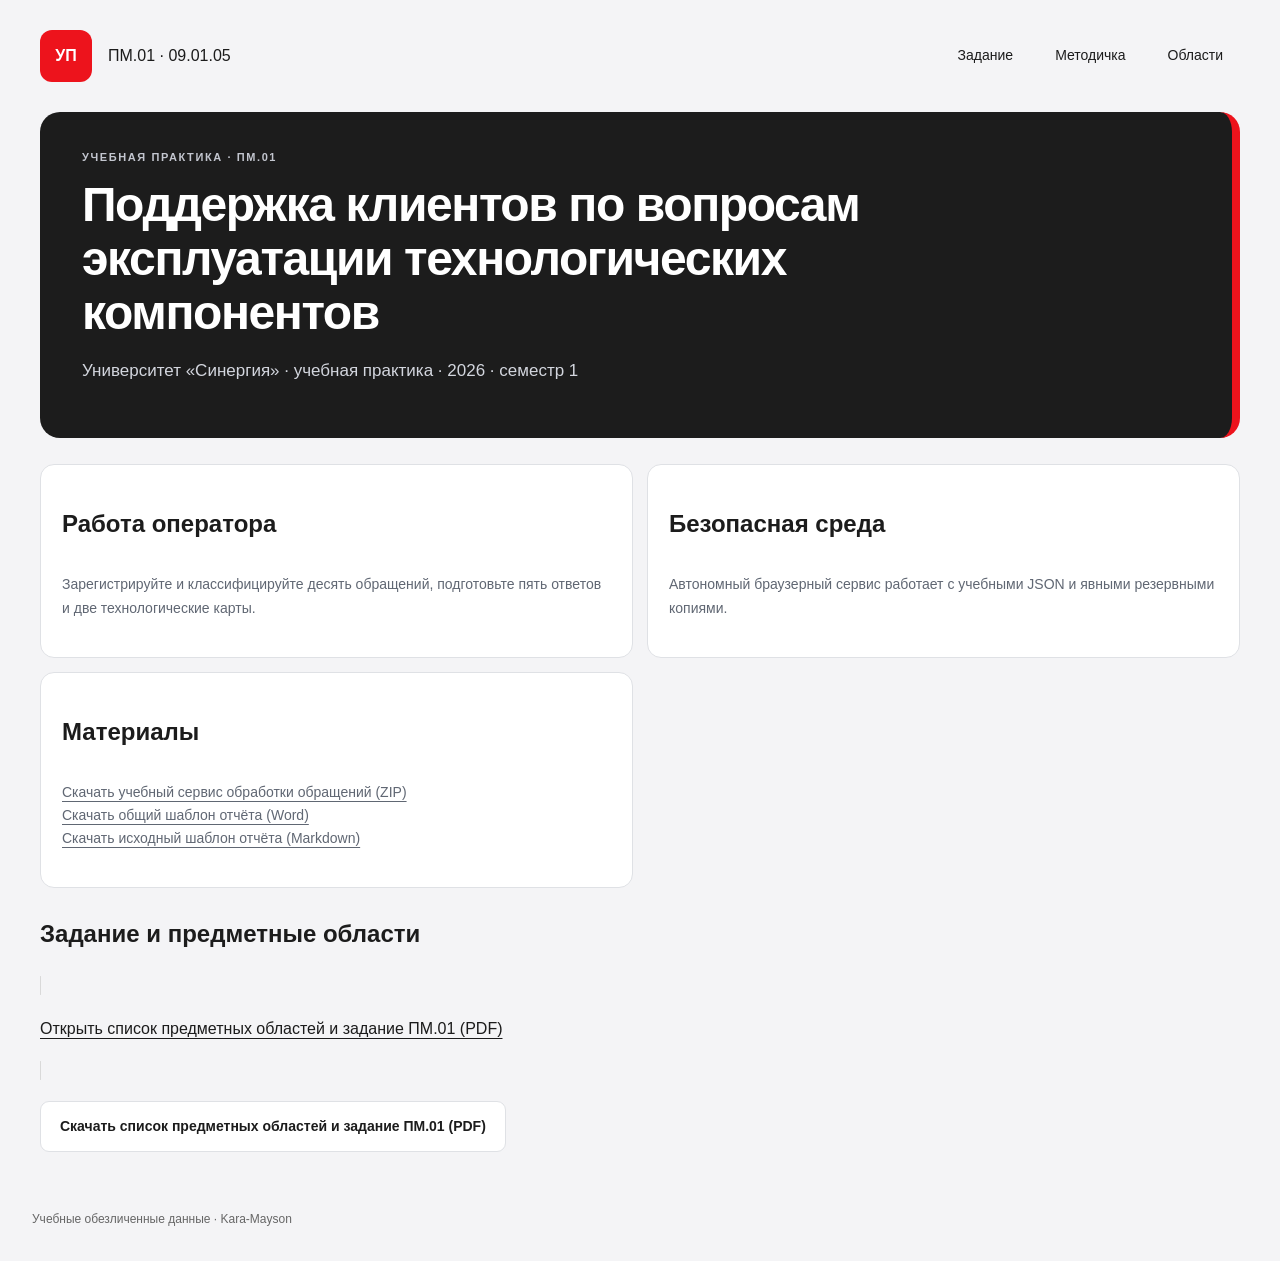
<file: site/index.html>
<!doctype html><html lang="ru"><head><meta charset="utf-8"><meta name="viewport" content="width=device-width,initial-scale=1"><title>Поддержка клиентов по вопросам эксплуатации технологических компонентов</title><link rel="icon" href="assets/favicon.svg"><link rel="stylesheet" href="assets/style.css"></head><body><header class="site-header"><a class="brand" href="index.html"><span class="brand-mark">УП</span><span>ПМ.01 · 09.01.05</span></a><nav><a class="nav-link active" href="index.html">Задание</a><a class="nav-link " href="lessons.html">Методичка</a><a class="nav-link " href="areas.html">Области</a></nav></header><main><section class="hero"><p class="eyebrow">Учебная практика · ПМ.01</p><h1>Поддержка клиентов по вопросам эксплуатации технологических компонентов</h1><p>Университет «Синергия» · учебная практика · 2026 · семестр 1</p></section><section class="section"><div class="content-grid"><article class="card"><h2>Работа оператора</h2><p>Зарегистрируйте и классифицируйте десять обращений, подготовьте пять ответов и две технологические карты.</p></article><article class="card"><h2>Безопасная среда</h2><p>Автономный браузерный сервис работает с учебными JSON и явными резервными копиями.</p></article><article class="card"><h2>Материалы</h2><p><a href="downloads/support-desk.zip">Скачать учебный сервис обработки обращений (ZIP)</a><br><a href="downloads/report-template.docx">Скачать общий шаблон отчёта (Word)</a><br><a href="downloads/report-template.md">Скачать исходный шаблон отчёта (Markdown)</a></p></article></div></section><section class="section"><h2>Задание и предметные области</h2><object data="downloads/assignment.pdf" type="application/pdf" width="100%" height="720" aria-label="Список предметных областей и задание ПМ.01"><p><a href="downloads/assignment.pdf">Открыть список предметных областей и задание ПМ.01 (PDF)</a></p></object><p><a class="button" href="downloads/assignment.pdf" download>Скачать список предметных областей и задание ПМ.01 (PDF)</a></p></section></main><footer>Учебные обезличенные данные · Kara-Mayson</footer></body></html>
</file>
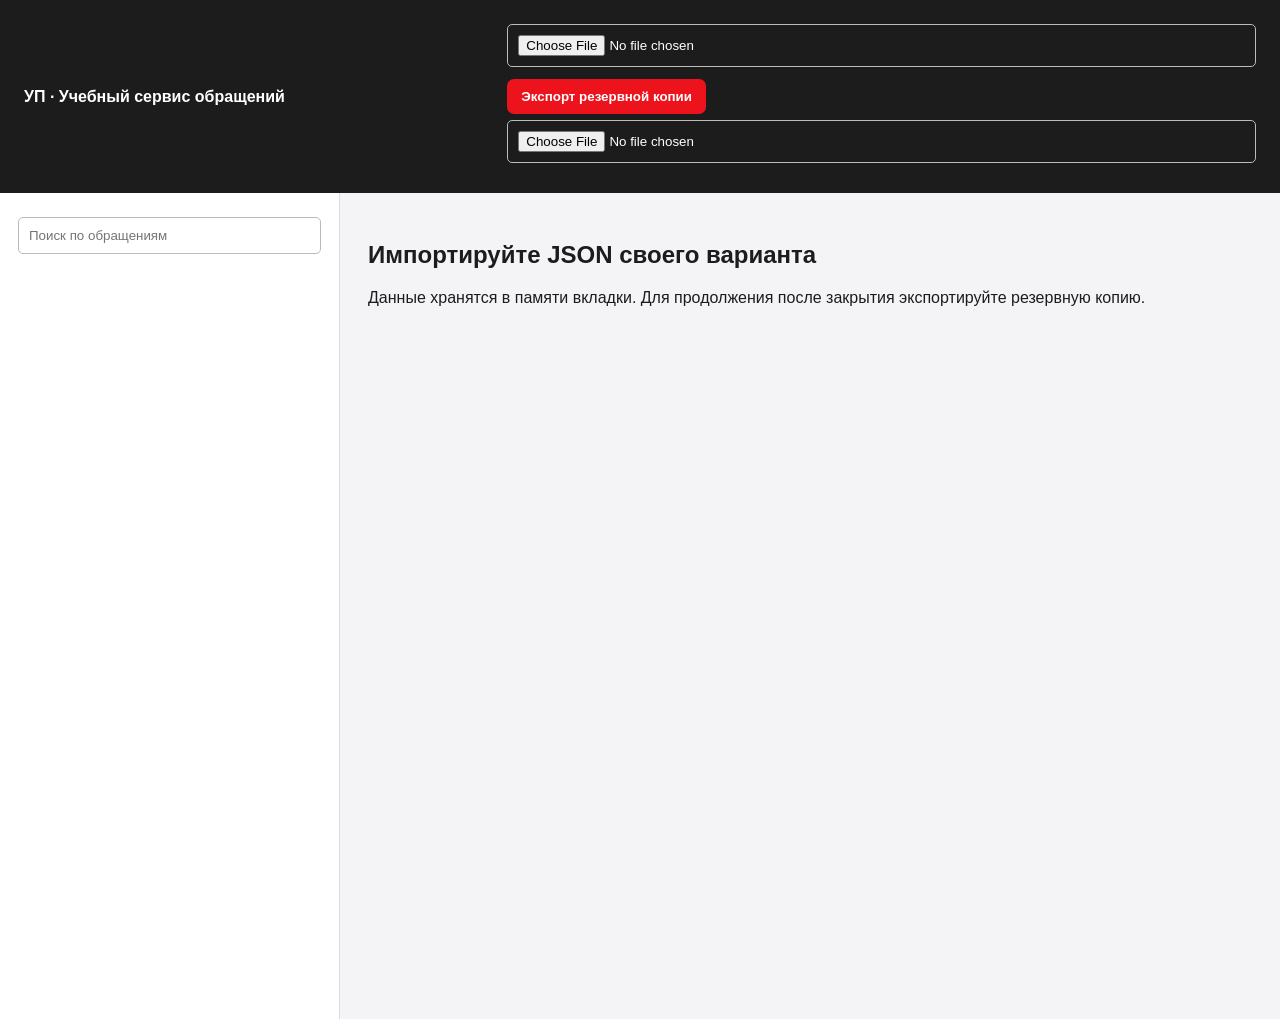
<file: support-desk/index.html>
<!doctype html><html lang="ru"><head><meta charset="utf-8"><meta name="viewport" content="width=device-width"><title>Учебный сервис обращений</title><link rel="stylesheet" href="style.css"></head><body><header><strong>УП · Учебный сервис обращений</strong><div><input id="file" type="file" accept="application/json"><button id="backup">Экспорт резервной копии</button><input id="restore" type="file" accept="application/json"></div></header><main><aside><input id="search" placeholder="Поиск по обращениям"><div id="list"></div></aside><section id="card"><h1>Импортируйте JSON своего варианта</h1><p>Данные хранятся в памяти вкладки. Для продолжения после закрытия экспортируйте резервную копию.</p></section></main><script src="app.js"></script></body></html>
</file>
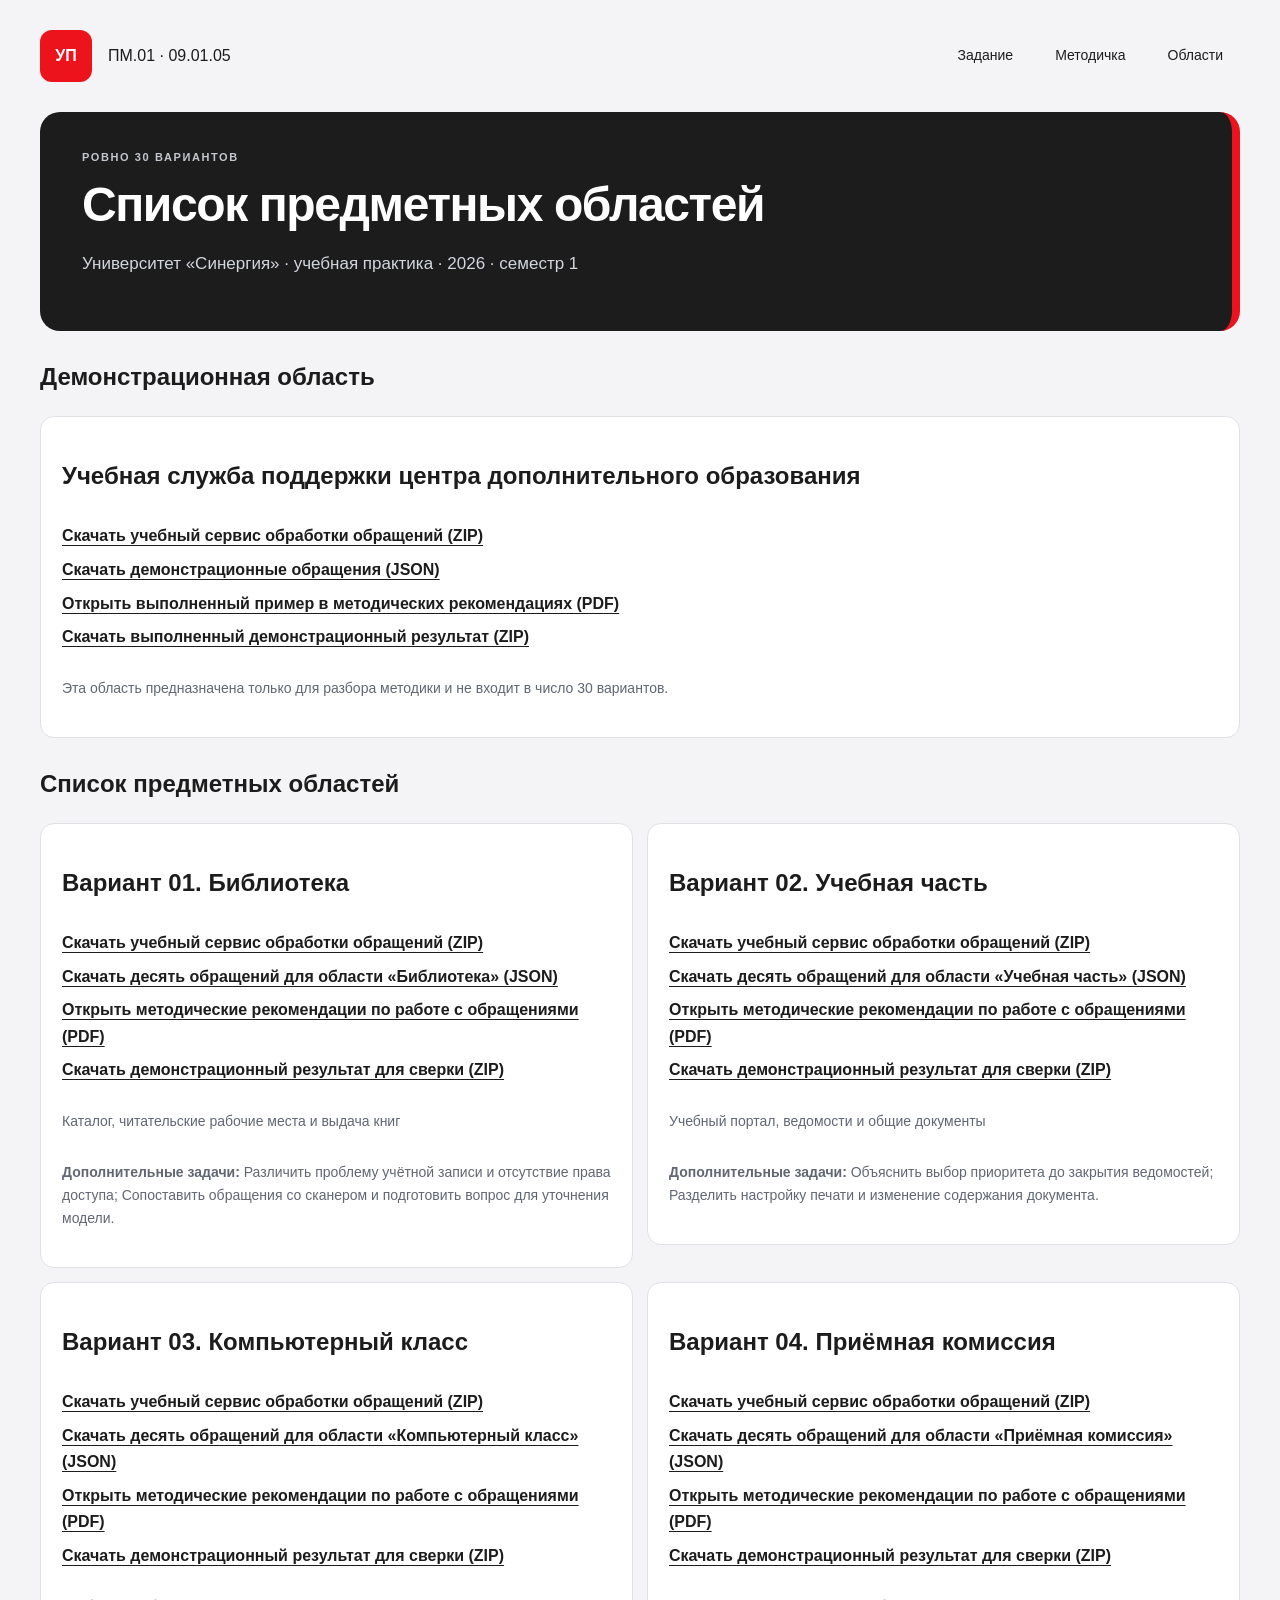
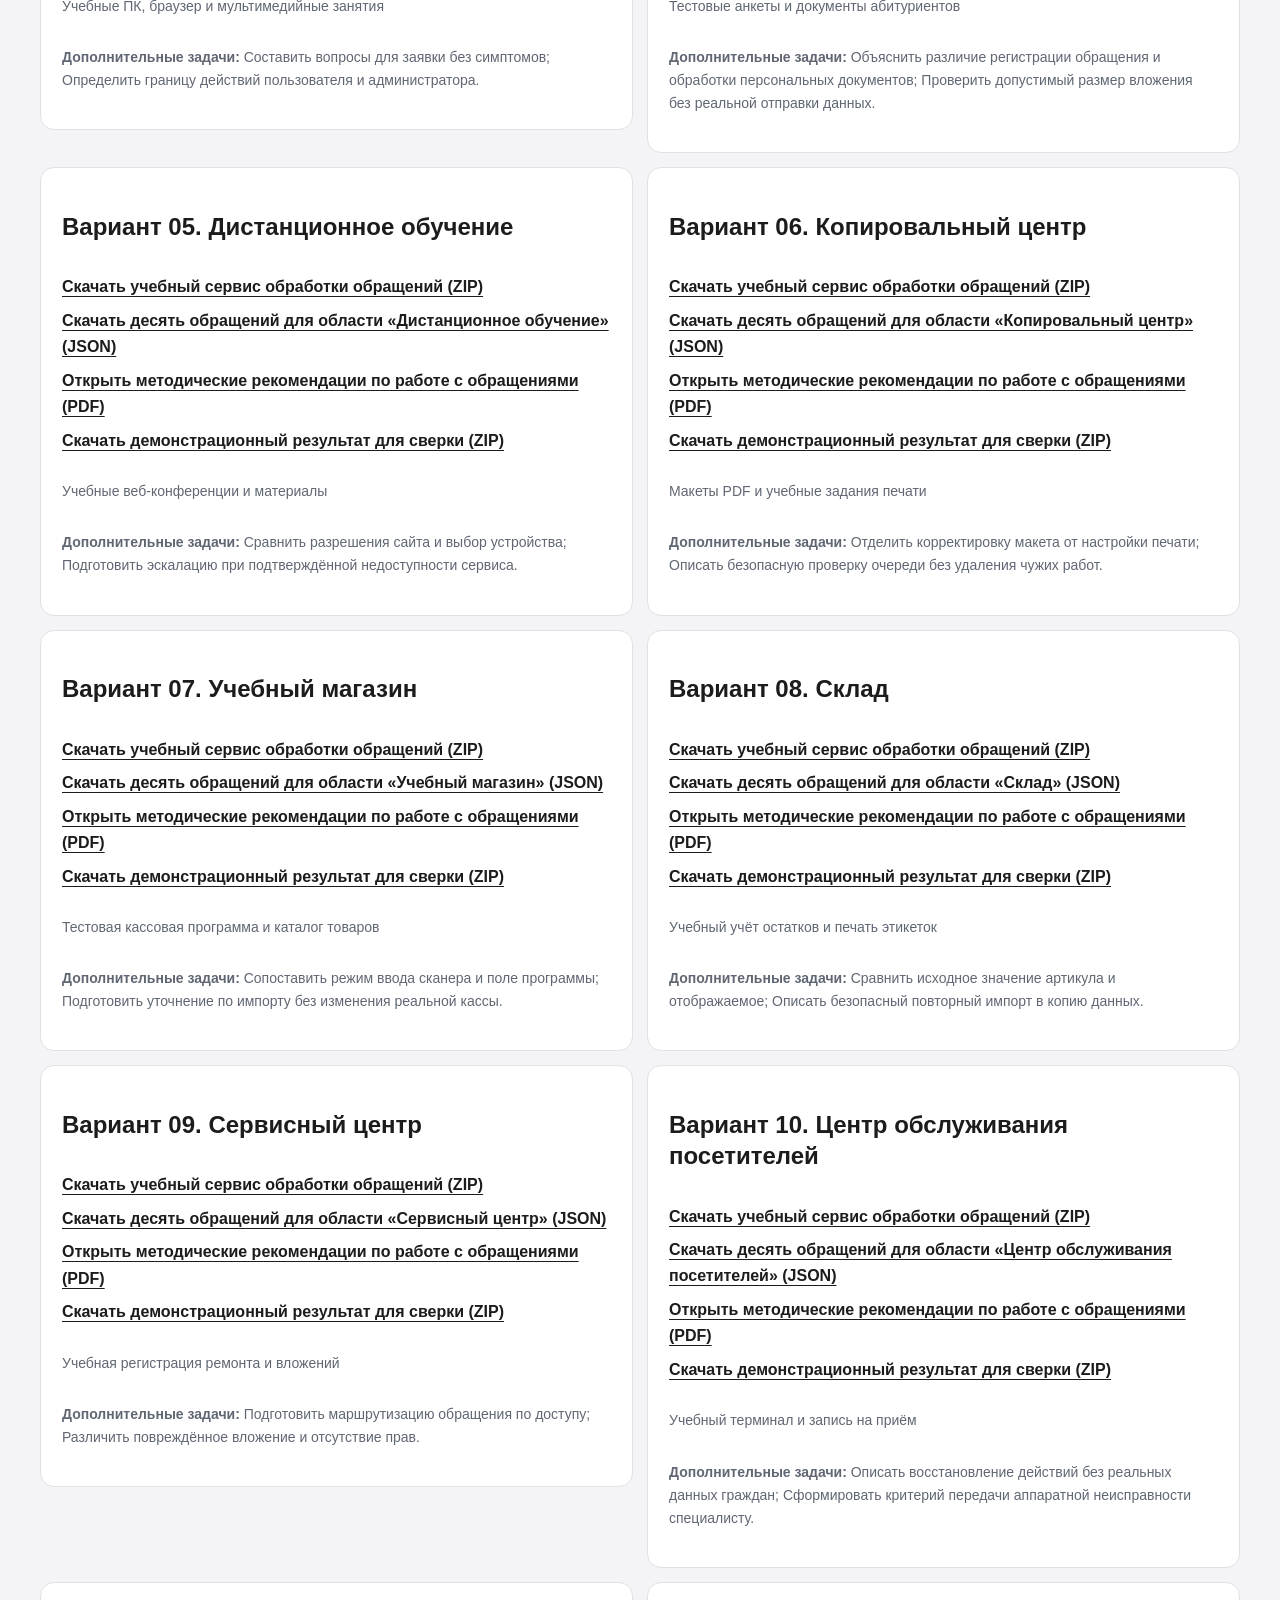
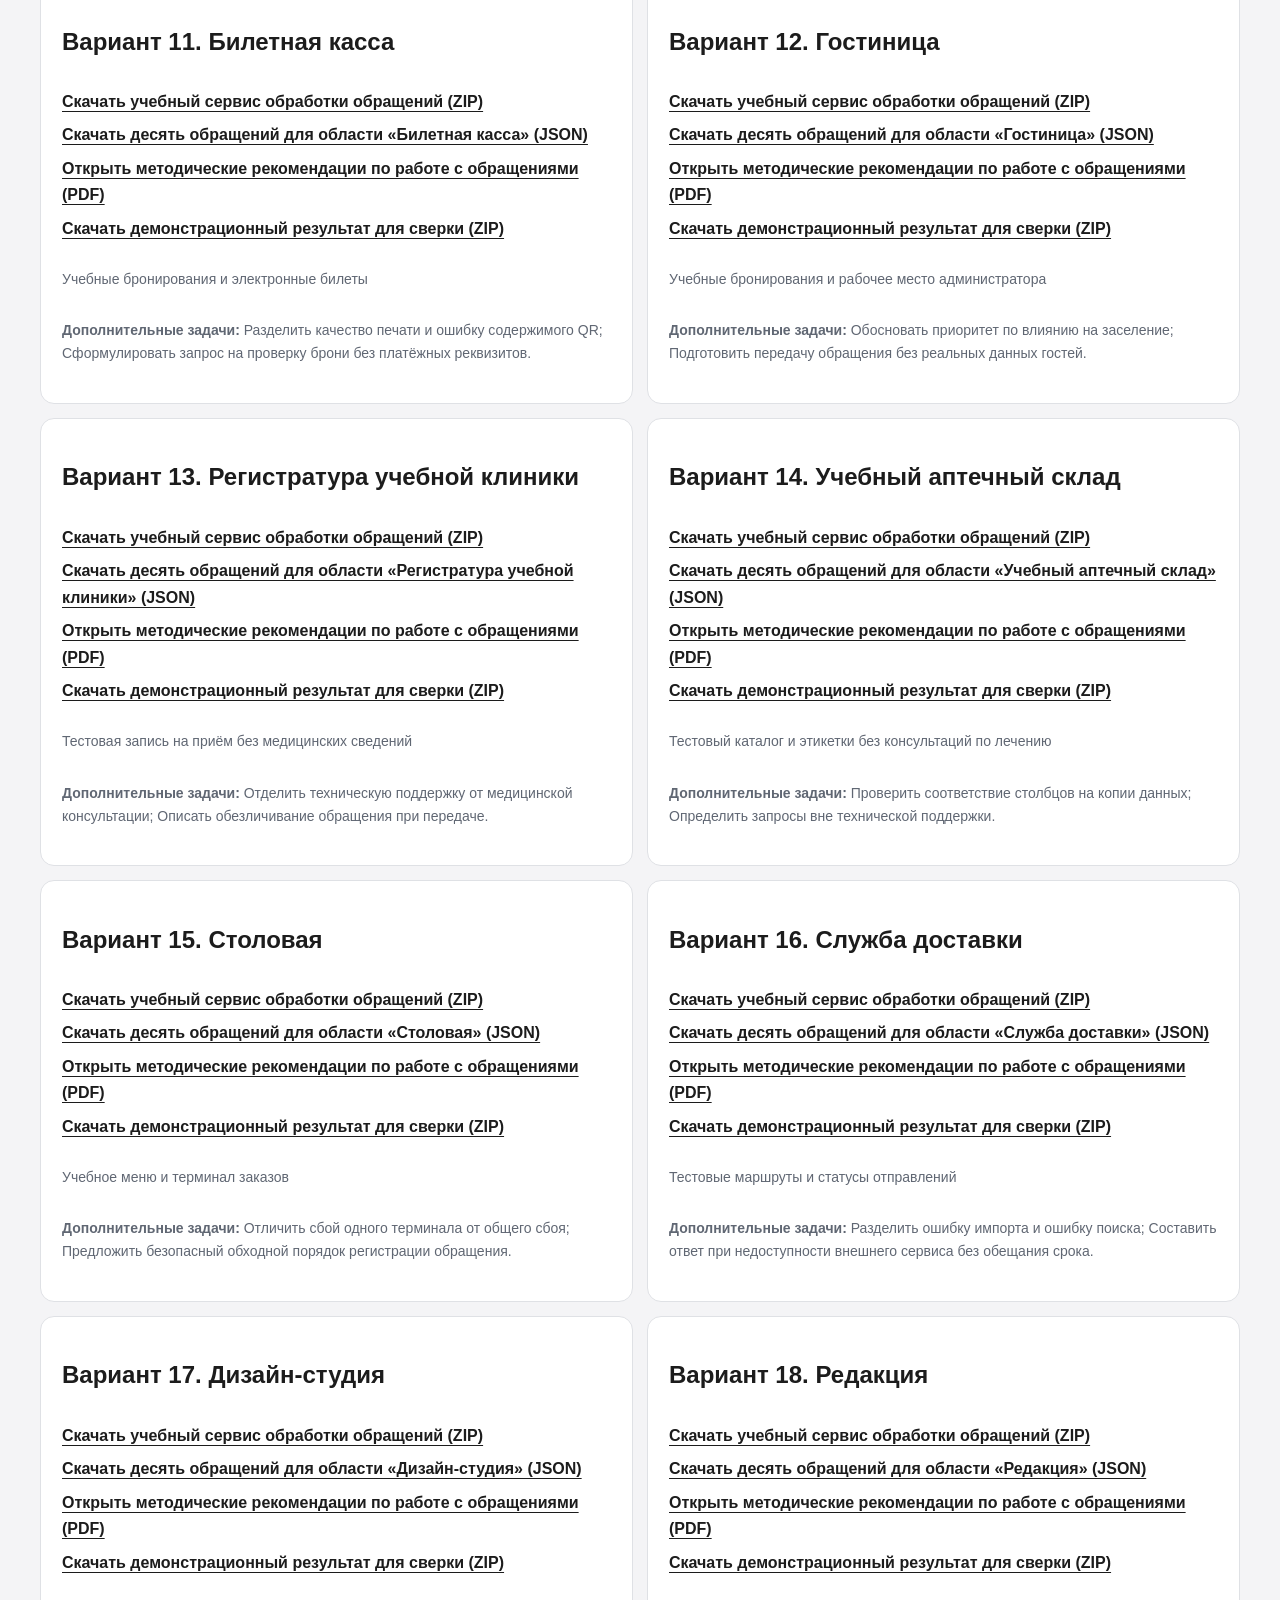
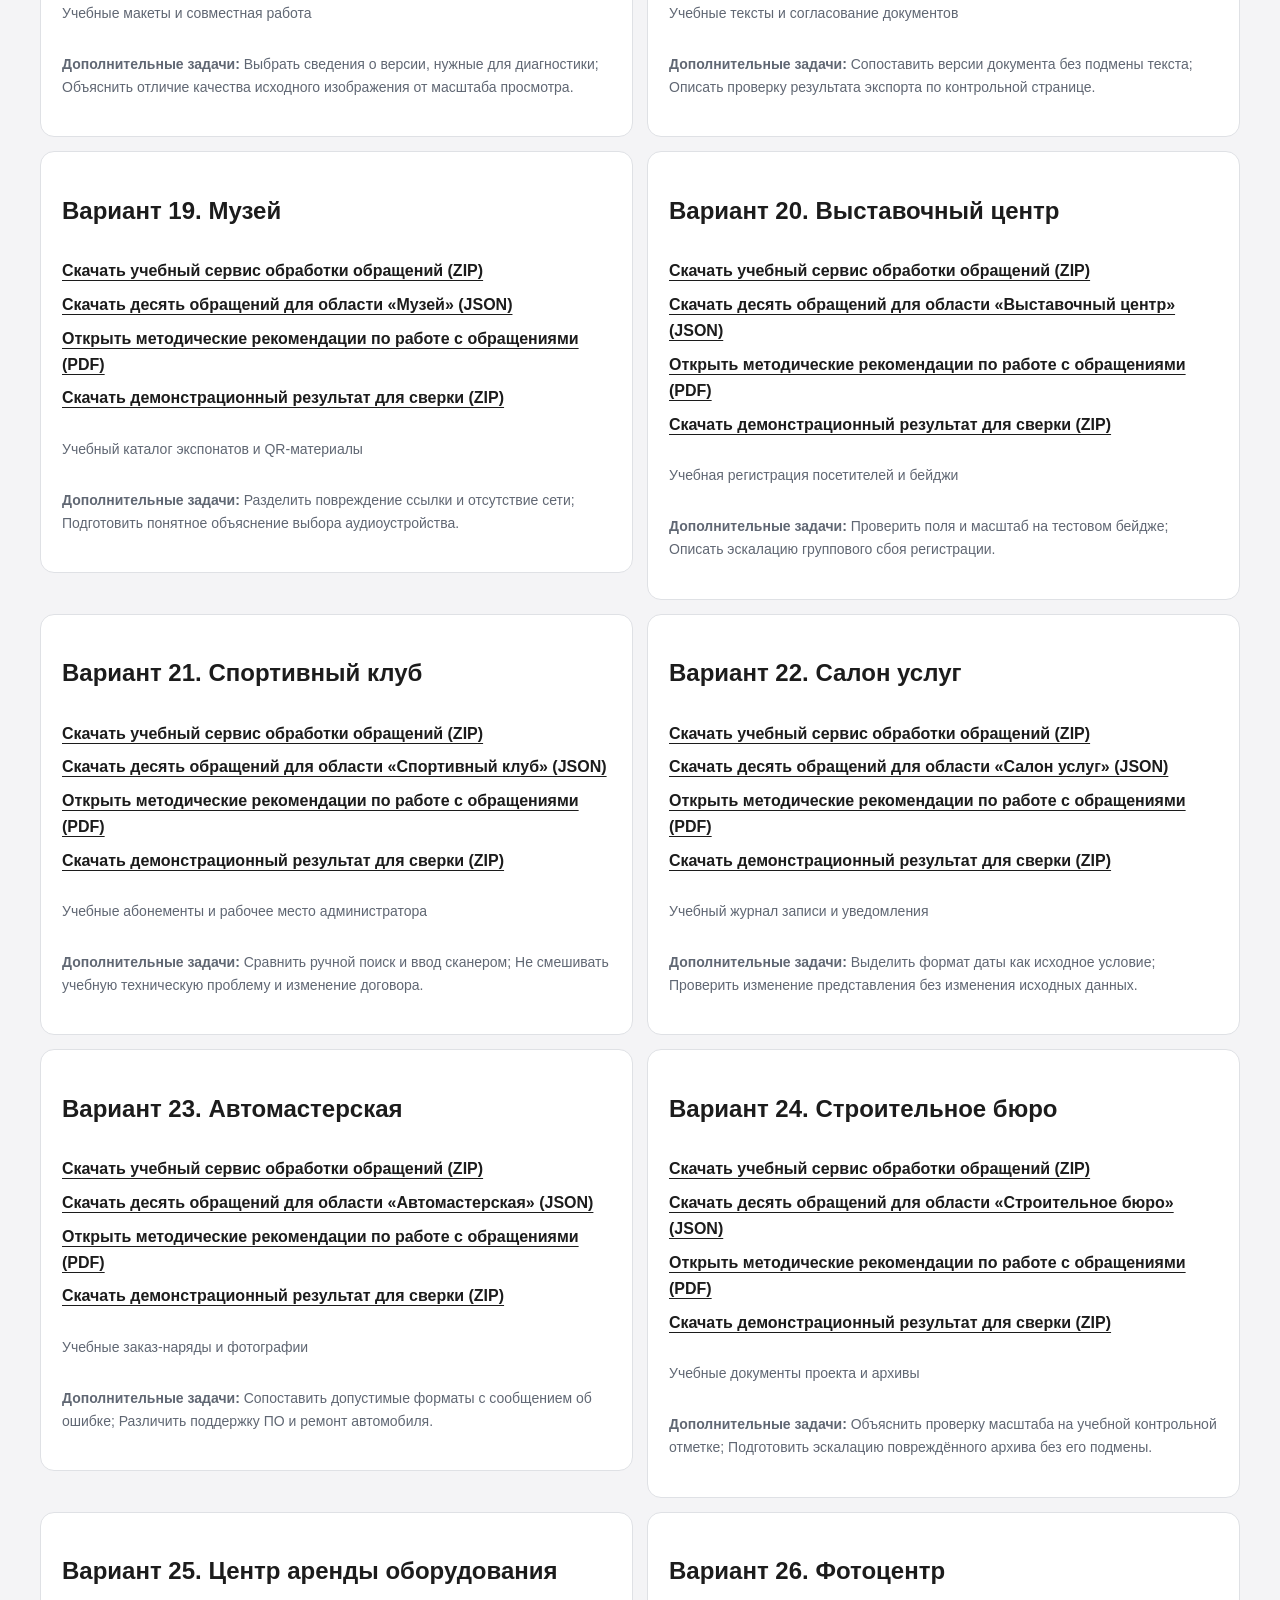
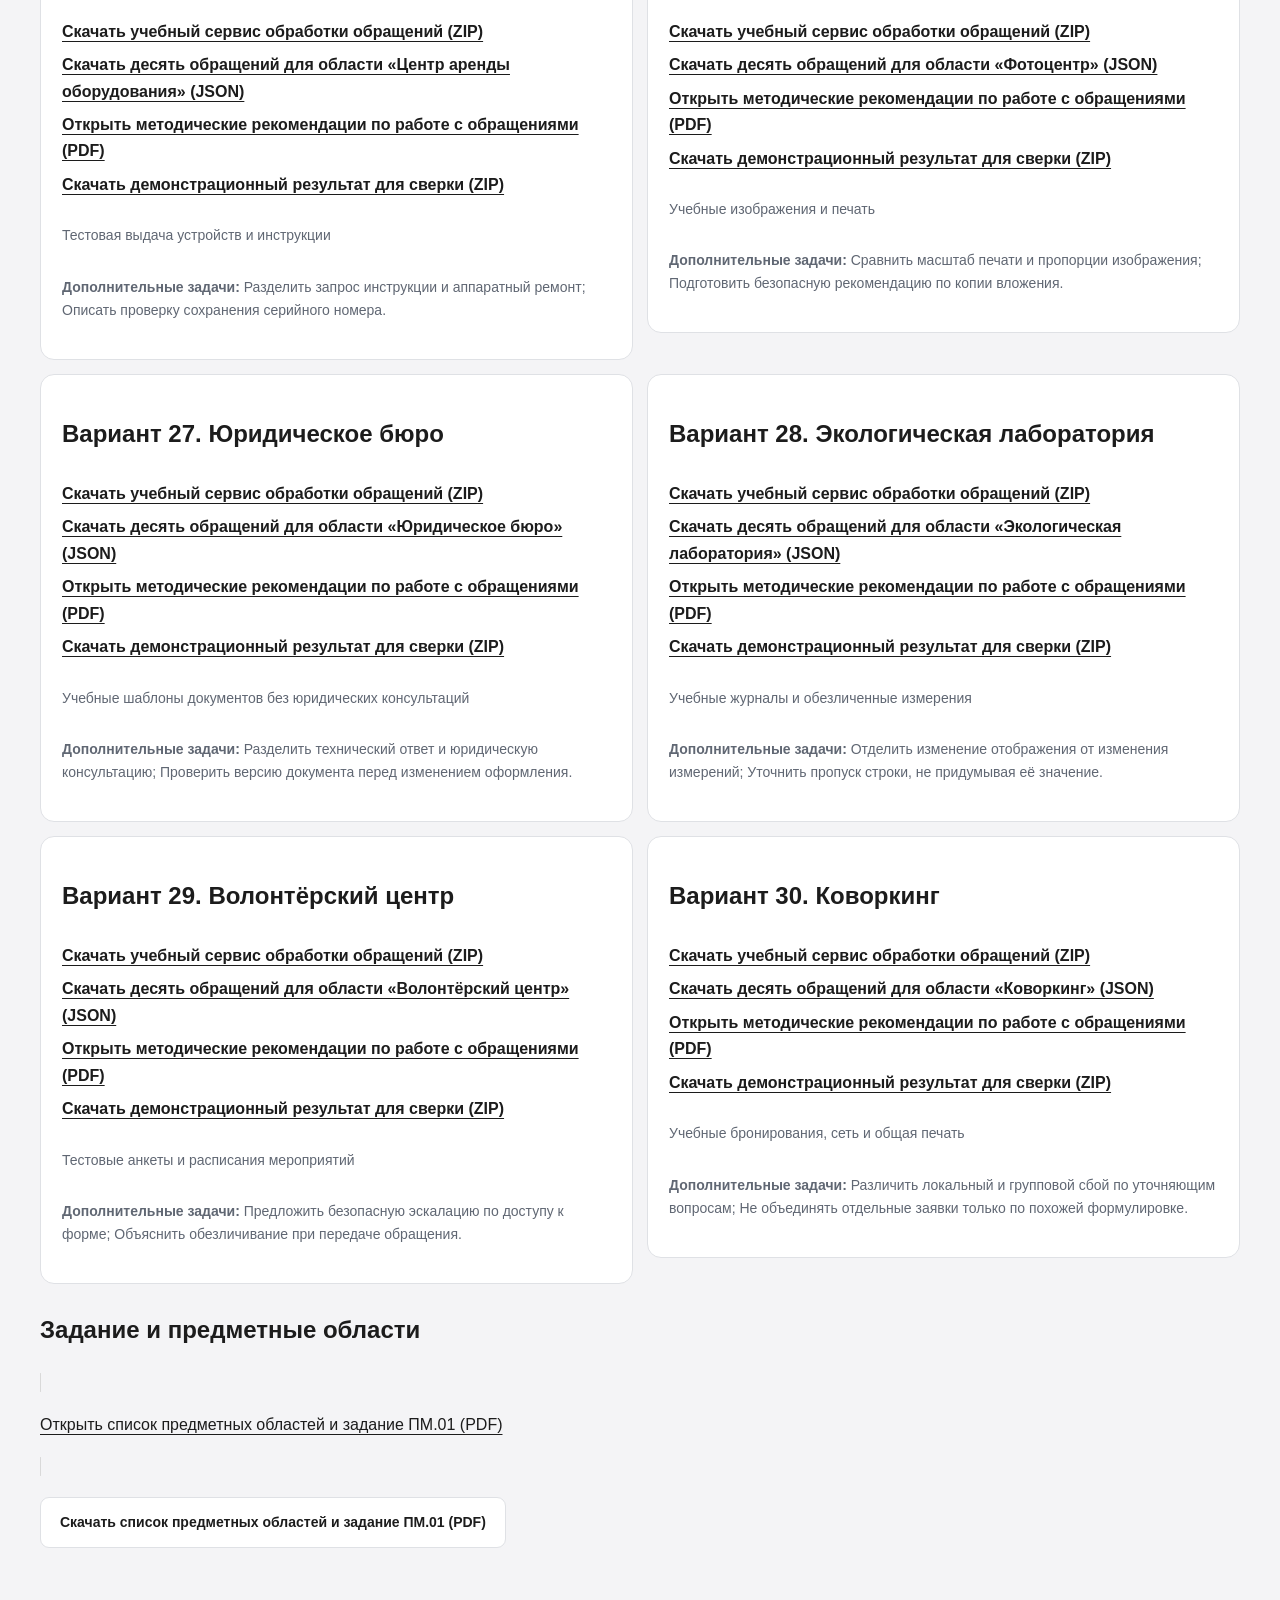
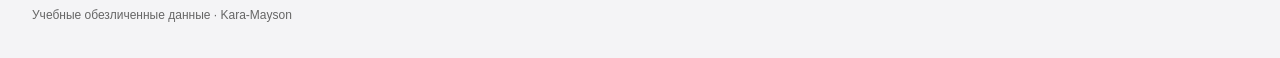
<file: site/areas.html>
<!doctype html><html lang="ru"><head><meta charset="utf-8"><meta name="viewport" content="width=device-width,initial-scale=1"><title>Список предметных областей</title><link rel="icon" href="assets/favicon.svg"><link rel="stylesheet" href="assets/style.css"></head><body><header class="site-header"><a class="brand" href="index.html"><span class="brand-mark">УП</span><span>ПМ.01 · 09.01.05</span></a><nav><a class="nav-link " href="index.html">Задание</a><a class="nav-link " href="lessons.html">Методичка</a><a class="nav-link active" href="areas.html">Области</a></nav></header><main><section class="hero"><p class="eyebrow">Ровно 30 вариантов</p><h1>Список предметных областей</h1><p>Университет «Синергия» · учебная практика · 2026 · семестр 1</p></section><section class="section"><h2>Демонстрационная область</h2><article class="card area-card"><h2>Учебная служба поддержки центра дополнительного образования</h2><div class="area-links"><a href="downloads/support-desk.zip">Скачать учебный сервис обработки обращений (ZIP)</a><a href="downloads/demo-tickets.json">Скачать демонстрационные обращения (JSON)</a><a href="downloads/guide.pdf">Открыть выполненный пример в методических рекомендациях (PDF)</a><a href="downloads/demo-result.zip">Скачать выполненный демонстрационный результат (ZIP)</a></div><p>Эта область предназначена только для разбора методики и не входит в число 30 вариантов.</p></article></section><section class="section"><h2>Список предметных областей</h2><div class="content-grid"><article class="card area-card"><h2>Вариант 01. Библиотека</h2><div class="area-links"><a href="downloads/support-desk.zip">Скачать учебный сервис обработки обращений (ZIP)</a><a href="downloads/variant-01.json">Скачать десять обращений для области «Библиотека» (JSON)</a><a href="downloads/guide.pdf">Открыть методические рекомендации по работе с обращениями (PDF)</a><a href="downloads/demo-result.zip">Скачать демонстрационный результат для сверки (ZIP)</a></div><p>Каталог, читательские рабочие места и выдача книг</p><p><b>Дополнительные задачи:</b> Различить проблему учётной записи и отсутствие права доступа; Сопоставить обращения со сканером и подготовить вопрос для уточнения модели.</p></article><article class="card area-card"><h2>Вариант 02. Учебная часть</h2><div class="area-links"><a href="downloads/support-desk.zip">Скачать учебный сервис обработки обращений (ZIP)</a><a href="downloads/variant-02.json">Скачать десять обращений для области «Учебная часть» (JSON)</a><a href="downloads/guide.pdf">Открыть методические рекомендации по работе с обращениями (PDF)</a><a href="downloads/demo-result.zip">Скачать демонстрационный результат для сверки (ZIP)</a></div><p>Учебный портал, ведомости и общие документы</p><p><b>Дополнительные задачи:</b> Объяснить выбор приоритета до закрытия ведомостей; Разделить настройку печати и изменение содержания документа.</p></article><article class="card area-card"><h2>Вариант 03. Компьютерный класс</h2><div class="area-links"><a href="downloads/support-desk.zip">Скачать учебный сервис обработки обращений (ZIP)</a><a href="downloads/variant-03.json">Скачать десять обращений для области «Компьютерный класс» (JSON)</a><a href="downloads/guide.pdf">Открыть методические рекомендации по работе с обращениями (PDF)</a><a href="downloads/demo-result.zip">Скачать демонстрационный результат для сверки (ZIP)</a></div><p>Учебные ПК, браузер и мультимедийные занятия</p><p><b>Дополнительные задачи:</b> Составить вопросы для заявки без симптомов; Определить границу действий пользователя и администратора.</p></article><article class="card area-card"><h2>Вариант 04. Приёмная комиссия</h2><div class="area-links"><a href="downloads/support-desk.zip">Скачать учебный сервис обработки обращений (ZIP)</a><a href="downloads/variant-04.json">Скачать десять обращений для области «Приёмная комиссия» (JSON)</a><a href="downloads/guide.pdf">Открыть методические рекомендации по работе с обращениями (PDF)</a><a href="downloads/demo-result.zip">Скачать демонстрационный результат для сверки (ZIP)</a></div><p>Тестовые анкеты и документы абитуриентов</p><p><b>Дополнительные задачи:</b> Объяснить различие регистрации обращения и обработки персональных документов; Проверить допустимый размер вложения без реальной отправки данных.</p></article><article class="card area-card"><h2>Вариант 05. Дистанционное обучение</h2><div class="area-links"><a href="downloads/support-desk.zip">Скачать учебный сервис обработки обращений (ZIP)</a><a href="downloads/variant-05.json">Скачать десять обращений для области «Дистанционное обучение» (JSON)</a><a href="downloads/guide.pdf">Открыть методические рекомендации по работе с обращениями (PDF)</a><a href="downloads/demo-result.zip">Скачать демонстрационный результат для сверки (ZIP)</a></div><p>Учебные веб-конференции и материалы</p><p><b>Дополнительные задачи:</b> Сравнить разрешения сайта и выбор устройства; Подготовить эскалацию при подтверждённой недоступности сервиса.</p></article><article class="card area-card"><h2>Вариант 06. Копировальный центр</h2><div class="area-links"><a href="downloads/support-desk.zip">Скачать учебный сервис обработки обращений (ZIP)</a><a href="downloads/variant-06.json">Скачать десять обращений для области «Копировальный центр» (JSON)</a><a href="downloads/guide.pdf">Открыть методические рекомендации по работе с обращениями (PDF)</a><a href="downloads/demo-result.zip">Скачать демонстрационный результат для сверки (ZIP)</a></div><p>Макеты PDF и учебные задания печати</p><p><b>Дополнительные задачи:</b> Отделить корректировку макета от настройки печати; Описать безопасную проверку очереди без удаления чужих работ.</p></article><article class="card area-card"><h2>Вариант 07. Учебный магазин</h2><div class="area-links"><a href="downloads/support-desk.zip">Скачать учебный сервис обработки обращений (ZIP)</a><a href="downloads/variant-07.json">Скачать десять обращений для области «Учебный магазин» (JSON)</a><a href="downloads/guide.pdf">Открыть методические рекомендации по работе с обращениями (PDF)</a><a href="downloads/demo-result.zip">Скачать демонстрационный результат для сверки (ZIP)</a></div><p>Тестовая кассовая программа и каталог товаров</p><p><b>Дополнительные задачи:</b> Сопоставить режим ввода сканера и поле программы; Подготовить уточнение по импорту без изменения реальной кассы.</p></article><article class="card area-card"><h2>Вариант 08. Склад</h2><div class="area-links"><a href="downloads/support-desk.zip">Скачать учебный сервис обработки обращений (ZIP)</a><a href="downloads/variant-08.json">Скачать десять обращений для области «Склад» (JSON)</a><a href="downloads/guide.pdf">Открыть методические рекомендации по работе с обращениями (PDF)</a><a href="downloads/demo-result.zip">Скачать демонстрационный результат для сверки (ZIP)</a></div><p>Учебный учёт остатков и печать этикеток</p><p><b>Дополнительные задачи:</b> Сравнить исходное значение артикула и отображаемое; Описать безопасный повторный импорт в копию данных.</p></article><article class="card area-card"><h2>Вариант 09. Сервисный центр</h2><div class="area-links"><a href="downloads/support-desk.zip">Скачать учебный сервис обработки обращений (ZIP)</a><a href="downloads/variant-09.json">Скачать десять обращений для области «Сервисный центр» (JSON)</a><a href="downloads/guide.pdf">Открыть методические рекомендации по работе с обращениями (PDF)</a><a href="downloads/demo-result.zip">Скачать демонстрационный результат для сверки (ZIP)</a></div><p>Учебная регистрация ремонта и вложений</p><p><b>Дополнительные задачи:</b> Подготовить маршрутизацию обращения по доступу; Различить повреждённое вложение и отсутствие прав.</p></article><article class="card area-card"><h2>Вариант 10. Центр обслуживания посетителей</h2><div class="area-links"><a href="downloads/support-desk.zip">Скачать учебный сервис обработки обращений (ZIP)</a><a href="downloads/variant-10.json">Скачать десять обращений для области «Центр обслуживания посетителей» (JSON)</a><a href="downloads/guide.pdf">Открыть методические рекомендации по работе с обращениями (PDF)</a><a href="downloads/demo-result.zip">Скачать демонстрационный результат для сверки (ZIP)</a></div><p>Учебный терминал и запись на приём</p><p><b>Дополнительные задачи:</b> Описать восстановление действий без реальных данных граждан; Сформировать критерий передачи аппаратной неисправности специалисту.</p></article><article class="card area-card"><h2>Вариант 11. Билетная касса</h2><div class="area-links"><a href="downloads/support-desk.zip">Скачать учебный сервис обработки обращений (ZIP)</a><a href="downloads/variant-11.json">Скачать десять обращений для области «Билетная касса» (JSON)</a><a href="downloads/guide.pdf">Открыть методические рекомендации по работе с обращениями (PDF)</a><a href="downloads/demo-result.zip">Скачать демонстрационный результат для сверки (ZIP)</a></div><p>Учебные бронирования и электронные билеты</p><p><b>Дополнительные задачи:</b> Разделить качество печати и ошибку содержимого QR; Сформулировать запрос на проверку брони без платёжных реквизитов.</p></article><article class="card area-card"><h2>Вариант 12. Гостиница</h2><div class="area-links"><a href="downloads/support-desk.zip">Скачать учебный сервис обработки обращений (ZIP)</a><a href="downloads/variant-12.json">Скачать десять обращений для области «Гостиница» (JSON)</a><a href="downloads/guide.pdf">Открыть методические рекомендации по работе с обращениями (PDF)</a><a href="downloads/demo-result.zip">Скачать демонстрационный результат для сверки (ZIP)</a></div><p>Учебные бронирования и рабочее место администратора</p><p><b>Дополнительные задачи:</b> Обосновать приоритет по влиянию на заселение; Подготовить передачу обращения без реальных данных гостей.</p></article><article class="card area-card"><h2>Вариант 13. Регистратура учебной клиники</h2><div class="area-links"><a href="downloads/support-desk.zip">Скачать учебный сервис обработки обращений (ZIP)</a><a href="downloads/variant-13.json">Скачать десять обращений для области «Регистратура учебной клиники» (JSON)</a><a href="downloads/guide.pdf">Открыть методические рекомендации по работе с обращениями (PDF)</a><a href="downloads/demo-result.zip">Скачать демонстрационный результат для сверки (ZIP)</a></div><p>Тестовая запись на приём без медицинских сведений</p><p><b>Дополнительные задачи:</b> Отделить техническую поддержку от медицинской консультации; Описать обезличивание обращения при передаче.</p></article><article class="card area-card"><h2>Вариант 14. Учебный аптечный склад</h2><div class="area-links"><a href="downloads/support-desk.zip">Скачать учебный сервис обработки обращений (ZIP)</a><a href="downloads/variant-14.json">Скачать десять обращений для области «Учебный аптечный склад» (JSON)</a><a href="downloads/guide.pdf">Открыть методические рекомендации по работе с обращениями (PDF)</a><a href="downloads/demo-result.zip">Скачать демонстрационный результат для сверки (ZIP)</a></div><p>Тестовый каталог и этикетки без консультаций по лечению</p><p><b>Дополнительные задачи:</b> Проверить соответствие столбцов на копии данных; Определить запросы вне технической поддержки.</p></article><article class="card area-card"><h2>Вариант 15. Столовая</h2><div class="area-links"><a href="downloads/support-desk.zip">Скачать учебный сервис обработки обращений (ZIP)</a><a href="downloads/variant-15.json">Скачать десять обращений для области «Столовая» (JSON)</a><a href="downloads/guide.pdf">Открыть методические рекомендации по работе с обращениями (PDF)</a><a href="downloads/demo-result.zip">Скачать демонстрационный результат для сверки (ZIP)</a></div><p>Учебное меню и терминал заказов</p><p><b>Дополнительные задачи:</b> Отличить сбой одного терминала от общего сбоя; Предложить безопасный обходной порядок регистрации обращения.</p></article><article class="card area-card"><h2>Вариант 16. Служба доставки</h2><div class="area-links"><a href="downloads/support-desk.zip">Скачать учебный сервис обработки обращений (ZIP)</a><a href="downloads/variant-16.json">Скачать десять обращений для области «Служба доставки» (JSON)</a><a href="downloads/guide.pdf">Открыть методические рекомендации по работе с обращениями (PDF)</a><a href="downloads/demo-result.zip">Скачать демонстрационный результат для сверки (ZIP)</a></div><p>Тестовые маршруты и статусы отправлений</p><p><b>Дополнительные задачи:</b> Разделить ошибку импорта и ошибку поиска; Составить ответ при недоступности внешнего сервиса без обещания срока.</p></article><article class="card area-card"><h2>Вариант 17. Дизайн-студия</h2><div class="area-links"><a href="downloads/support-desk.zip">Скачать учебный сервис обработки обращений (ZIP)</a><a href="downloads/variant-17.json">Скачать десять обращений для области «Дизайн-студия» (JSON)</a><a href="downloads/guide.pdf">Открыть методические рекомендации по работе с обращениями (PDF)</a><a href="downloads/demo-result.zip">Скачать демонстрационный результат для сверки (ZIP)</a></div><p>Учебные макеты и совместная работа</p><p><b>Дополнительные задачи:</b> Выбрать сведения о версии, нужные для диагностики; Объяснить отличие качества исходного изображения от масштаба просмотра.</p></article><article class="card area-card"><h2>Вариант 18. Редакция</h2><div class="area-links"><a href="downloads/support-desk.zip">Скачать учебный сервис обработки обращений (ZIP)</a><a href="downloads/variant-18.json">Скачать десять обращений для области «Редакция» (JSON)</a><a href="downloads/guide.pdf">Открыть методические рекомендации по работе с обращениями (PDF)</a><a href="downloads/demo-result.zip">Скачать демонстрационный результат для сверки (ZIP)</a></div><p>Учебные тексты и согласование документов</p><p><b>Дополнительные задачи:</b> Сопоставить версии документа без подмены текста; Описать проверку результата экспорта по контрольной странице.</p></article><article class="card area-card"><h2>Вариант 19. Музей</h2><div class="area-links"><a href="downloads/support-desk.zip">Скачать учебный сервис обработки обращений (ZIP)</a><a href="downloads/variant-19.json">Скачать десять обращений для области «Музей» (JSON)</a><a href="downloads/guide.pdf">Открыть методические рекомендации по работе с обращениями (PDF)</a><a href="downloads/demo-result.zip">Скачать демонстрационный результат для сверки (ZIP)</a></div><p>Учебный каталог экспонатов и QR-материалы</p><p><b>Дополнительные задачи:</b> Разделить повреждение ссылки и отсутствие сети; Подготовить понятное объяснение выбора аудиоустройства.</p></article><article class="card area-card"><h2>Вариант 20. Выставочный центр</h2><div class="area-links"><a href="downloads/support-desk.zip">Скачать учебный сервис обработки обращений (ZIP)</a><a href="downloads/variant-20.json">Скачать десять обращений для области «Выставочный центр» (JSON)</a><a href="downloads/guide.pdf">Открыть методические рекомендации по работе с обращениями (PDF)</a><a href="downloads/demo-result.zip">Скачать демонстрационный результат для сверки (ZIP)</a></div><p>Учебная регистрация посетителей и бейджи</p><p><b>Дополнительные задачи:</b> Проверить поля и масштаб на тестовом бейдже; Описать эскалацию группового сбоя регистрации.</p></article><article class="card area-card"><h2>Вариант 21. Спортивный клуб</h2><div class="area-links"><a href="downloads/support-desk.zip">Скачать учебный сервис обработки обращений (ZIP)</a><a href="downloads/variant-21.json">Скачать десять обращений для области «Спортивный клуб» (JSON)</a><a href="downloads/guide.pdf">Открыть методические рекомендации по работе с обращениями (PDF)</a><a href="downloads/demo-result.zip">Скачать демонстрационный результат для сверки (ZIP)</a></div><p>Учебные абонементы и рабочее место администратора</p><p><b>Дополнительные задачи:</b> Сравнить ручной поиск и ввод сканером; Не смешивать учебную техническую проблему и изменение договора.</p></article><article class="card area-card"><h2>Вариант 22. Салон услуг</h2><div class="area-links"><a href="downloads/support-desk.zip">Скачать учебный сервис обработки обращений (ZIP)</a><a href="downloads/variant-22.json">Скачать десять обращений для области «Салон услуг» (JSON)</a><a href="downloads/guide.pdf">Открыть методические рекомендации по работе с обращениями (PDF)</a><a href="downloads/demo-result.zip">Скачать демонстрационный результат для сверки (ZIP)</a></div><p>Учебный журнал записи и уведомления</p><p><b>Дополнительные задачи:</b> Выделить формат даты как исходное условие; Проверить изменение представления без изменения исходных данных.</p></article><article class="card area-card"><h2>Вариант 23. Автомастерская</h2><div class="area-links"><a href="downloads/support-desk.zip">Скачать учебный сервис обработки обращений (ZIP)</a><a href="downloads/variant-23.json">Скачать десять обращений для области «Автомастерская» (JSON)</a><a href="downloads/guide.pdf">Открыть методические рекомендации по работе с обращениями (PDF)</a><a href="downloads/demo-result.zip">Скачать демонстрационный результат для сверки (ZIP)</a></div><p>Учебные заказ-наряды и фотографии</p><p><b>Дополнительные задачи:</b> Сопоставить допустимые форматы с сообщением об ошибке; Различить поддержку ПО и ремонт автомобиля.</p></article><article class="card area-card"><h2>Вариант 24. Строительное бюро</h2><div class="area-links"><a href="downloads/support-desk.zip">Скачать учебный сервис обработки обращений (ZIP)</a><a href="downloads/variant-24.json">Скачать десять обращений для области «Строительное бюро» (JSON)</a><a href="downloads/guide.pdf">Открыть методические рекомендации по работе с обращениями (PDF)</a><a href="downloads/demo-result.zip">Скачать демонстрационный результат для сверки (ZIP)</a></div><p>Учебные документы проекта и архивы</p><p><b>Дополнительные задачи:</b> Объяснить проверку масштаба на учебной контрольной отметке; Подготовить эскалацию повреждённого архива без его подмены.</p></article><article class="card area-card"><h2>Вариант 25. Центр аренды оборудования</h2><div class="area-links"><a href="downloads/support-desk.zip">Скачать учебный сервис обработки обращений (ZIP)</a><a href="downloads/variant-25.json">Скачать десять обращений для области «Центр аренды оборудования» (JSON)</a><a href="downloads/guide.pdf">Открыть методические рекомендации по работе с обращениями (PDF)</a><a href="downloads/demo-result.zip">Скачать демонстрационный результат для сверки (ZIP)</a></div><p>Тестовая выдача устройств и инструкции</p><p><b>Дополнительные задачи:</b> Разделить запрос инструкции и аппаратный ремонт; Описать проверку сохранения серийного номера.</p></article><article class="card area-card"><h2>Вариант 26. Фотоцентр</h2><div class="area-links"><a href="downloads/support-desk.zip">Скачать учебный сервис обработки обращений (ZIP)</a><a href="downloads/variant-26.json">Скачать десять обращений для области «Фотоцентр» (JSON)</a><a href="downloads/guide.pdf">Открыть методические рекомендации по работе с обращениями (PDF)</a><a href="downloads/demo-result.zip">Скачать демонстрационный результат для сверки (ZIP)</a></div><p>Учебные изображения и печать</p><p><b>Дополнительные задачи:</b> Сравнить масштаб печати и пропорции изображения; Подготовить безопасную рекомендацию по копии вложения.</p></article><article class="card area-card"><h2>Вариант 27. Юридическое бюро</h2><div class="area-links"><a href="downloads/support-desk.zip">Скачать учебный сервис обработки обращений (ZIP)</a><a href="downloads/variant-27.json">Скачать десять обращений для области «Юридическое бюро» (JSON)</a><a href="downloads/guide.pdf">Открыть методические рекомендации по работе с обращениями (PDF)</a><a href="downloads/demo-result.zip">Скачать демонстрационный результат для сверки (ZIP)</a></div><p>Учебные шаблоны документов без юридических консультаций</p><p><b>Дополнительные задачи:</b> Разделить технический ответ и юридическую консультацию; Проверить версию документа перед изменением оформления.</p></article><article class="card area-card"><h2>Вариант 28. Экологическая лаборатория</h2><div class="area-links"><a href="downloads/support-desk.zip">Скачать учебный сервис обработки обращений (ZIP)</a><a href="downloads/variant-28.json">Скачать десять обращений для области «Экологическая лаборатория» (JSON)</a><a href="downloads/guide.pdf">Открыть методические рекомендации по работе с обращениями (PDF)</a><a href="downloads/demo-result.zip">Скачать демонстрационный результат для сверки (ZIP)</a></div><p>Учебные журналы и обезличенные измерения</p><p><b>Дополнительные задачи:</b> Отделить изменение отображения от изменения измерений; Уточнить пропуск строки, не придумывая её значение.</p></article><article class="card area-card"><h2>Вариант 29. Волонтёрский центр</h2><div class="area-links"><a href="downloads/support-desk.zip">Скачать учебный сервис обработки обращений (ZIP)</a><a href="downloads/variant-29.json">Скачать десять обращений для области «Волонтёрский центр» (JSON)</a><a href="downloads/guide.pdf">Открыть методические рекомендации по работе с обращениями (PDF)</a><a href="downloads/demo-result.zip">Скачать демонстрационный результат для сверки (ZIP)</a></div><p>Тестовые анкеты и расписания мероприятий</p><p><b>Дополнительные задачи:</b> Предложить безопасную эскалацию по доступу к форме; Объяснить обезличивание при передаче обращения.</p></article><article class="card area-card"><h2>Вариант 30. Коворкинг</h2><div class="area-links"><a href="downloads/support-desk.zip">Скачать учебный сервис обработки обращений (ZIP)</a><a href="downloads/variant-30.json">Скачать десять обращений для области «Коворкинг» (JSON)</a><a href="downloads/guide.pdf">Открыть методические рекомендации по работе с обращениями (PDF)</a><a href="downloads/demo-result.zip">Скачать демонстрационный результат для сверки (ZIP)</a></div><p>Учебные бронирования, сеть и общая печать</p><p><b>Дополнительные задачи:</b> Различить локальный и групповой сбой по уточняющим вопросам; Не объединять отдельные заявки только по похожей формулировке.</p></article></div></section><section class="section"><h2>Задание и предметные области</h2><object data="downloads/assignment.pdf" type="application/pdf" width="100%" height="720" aria-label="Список предметных областей и задание ПМ.01"><p><a href="downloads/assignment.pdf">Открыть список предметных областей и задание ПМ.01 (PDF)</a></p></object><p><a class="button" href="downloads/assignment.pdf" download>Скачать список предметных областей и задание ПМ.01 (PDF)</a></p></section></main><footer>Учебные обезличенные данные · Kara-Mayson</footer></body></html>
</file>
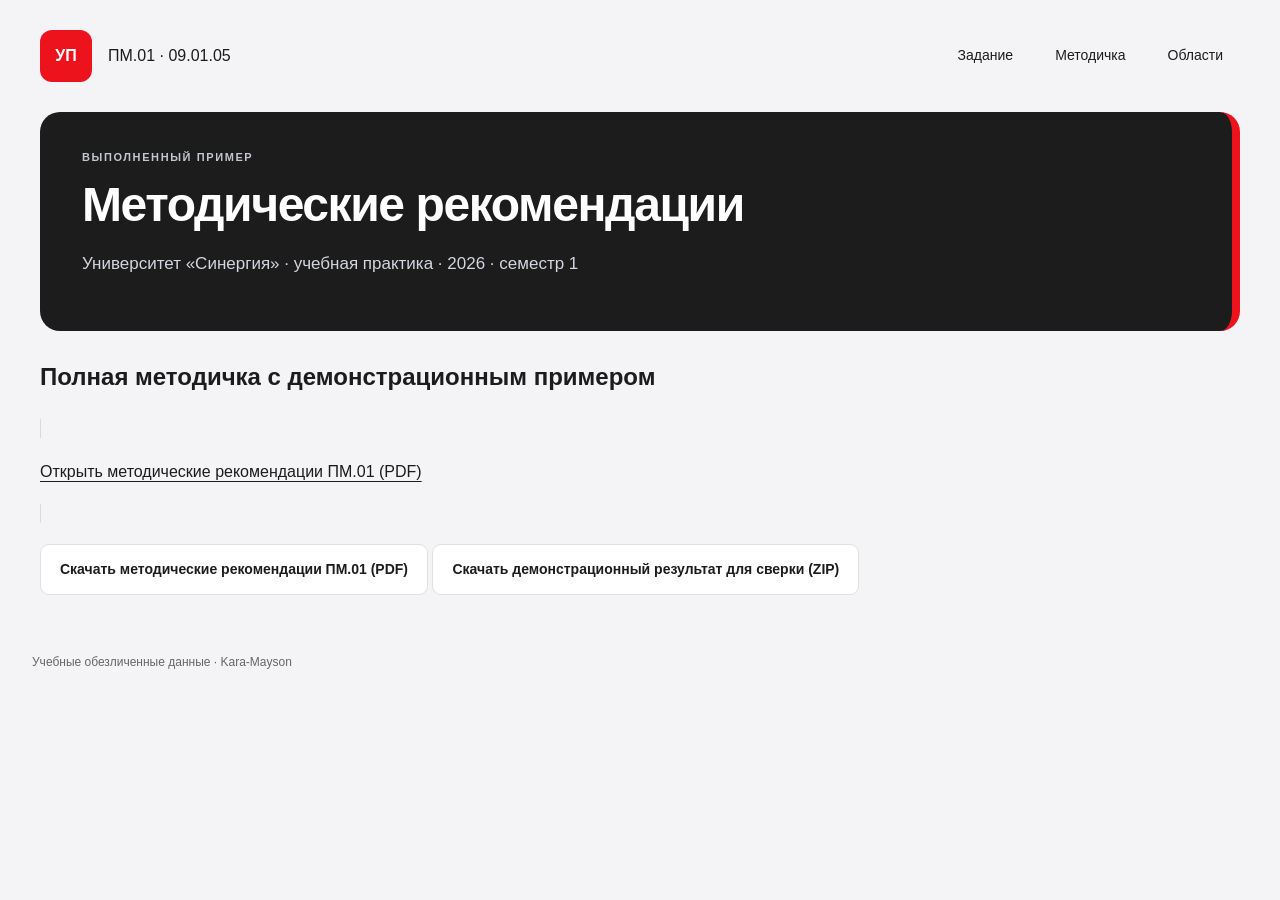
<file: site/lessons.html>
<!doctype html><html lang="ru"><head><meta charset="utf-8"><meta name="viewport" content="width=device-width,initial-scale=1"><title>Методические рекомендации</title><link rel="icon" href="assets/favicon.svg"><link rel="stylesheet" href="assets/style.css"></head><body><header class="site-header"><a class="brand" href="index.html"><span class="brand-mark">УП</span><span>ПМ.01 · 09.01.05</span></a><nav><a class="nav-link " href="index.html">Задание</a><a class="nav-link active" href="lessons.html">Методичка</a><a class="nav-link " href="areas.html">Области</a></nav></header><main><section class="hero"><p class="eyebrow">Выполненный пример</p><h1>Методические рекомендации</h1><p>Университет «Синергия» · учебная практика · 2026 · семестр 1</p></section><section class="section"><h2>Полная методичка с демонстрационным примером</h2><object data="downloads/guide.pdf" type="application/pdf" width="100%" height="720" aria-label="Методические рекомендации ПМ.01"><p><a href="downloads/guide.pdf">Открыть методические рекомендации ПМ.01 (PDF)</a></p></object><p><a class="button" href="downloads/guide.pdf" download>Скачать методические рекомендации ПМ.01 (PDF)</a> <a class="button button-secondary" href="downloads/demo-result.zip">Скачать демонстрационный результат для сверки (ZIP)</a></p></section></main><footer>Учебные обезличенные данные · Kara-Mayson</footer></body></html>
</file>
<file: site/assets/style.css>
:root{--red:#ed131c;--ink:#1c1c1c;--muted:#606773;--line:#dfe1e5;--paper:#fff;--canvas:#f4f4f6}*{box-sizing:border-box}html{scroll-behavior:smooth;scroll-padding-top:24px}body{margin:0;background:var(--canvas);color:var(--ink);font:16px/1.65 Arial,Helvetica,sans-serif}a{color:inherit;text-underline-offset:4px}.shell{max-width:1320px;margin:auto;padding:0 40px}.top{display:flex;align-items:center;justify-content:space-between;gap:24px;min-height:112px}.brand{display:flex;align-items:center;gap:16px;text-decoration:none}.emblem{display:grid;place-items:center;background:var(--red);color:white;border-radius:12px;width:52px;height:52px;font-weight:800;font-size:21px;flex-shrink:0}.brand strong{font-size:16px;display:block}.brand small,.version{font-size:12px;color:var(--muted)}.skip{position:absolute;top:-60px;left:20px;background:white;padding:10px;z-index:2}.skip:focus{top:10px}:focus-visible{outline:3px solid #4561c8;outline-offset:4px}nav{display:flex;flex-wrap:wrap;gap:8px;margin:0 0 20px}nav a{padding:10px 17px;text-decoration:none;border-radius:8px;font-size:14px}nav a:hover{background:#e9e9ed}nav a[aria-current]{background:var(--ink);color:white}.hero{background:#1c1c1c;color:white;border-radius:20px;padding:36px 42px;position:relative;overflow:hidden;margin-bottom:26px;border-right:8px solid var(--red)}.hero h1{font-size:clamp(30px,4vw,48px);line-height:1.12;letter-spacing:-1.4px;max-width:880px;margin:12px 0 18px}.hero>p:not(.eyebrow){max-width:830px;color:#d3d6de;font-size:17px}.eyebrow{font-size:11px;font-weight:700;text-transform:uppercase;letter-spacing:1.6px;color:var(--muted);margin:0 0 10px}.hero .eyebrow{color:#c3c6cf}.badge{display:inline-block;border:1px solid #555760;color:#e5e7eb;padding:5px 10px;border-radius:5px;font-size:12px;margin-top:10px}.downloads{display:flex;gap:12px;flex-wrap:wrap;margin:24px 0 40px}.button{display:inline-block;background:white;border:1px solid var(--line);padding:13px 19px;border-radius:9px;font-size:14px;font-weight:700;text-decoration:none}.primary{background:var(--red);color:white;border-color:var(--red)}.button:hover{box-shadow:0 4px 14px #0001}.intro{max-width:850px;margin:38px 0 24px}.intro h2{font-size:27px;line-height:1.3;letter-spacing:-.6px}.intro p{color:var(--muted)}.grid{display:grid;grid-template-columns:repeat(4,minmax(0,1fr));gap:14px}.card{display:flex;flex-direction:column;padding:23px 21px;border:1px solid var(--line);border-radius:14px;background:white;text-decoration:none}.card:hover{border-color:var(--red)}.card h3{font-size:20px;line-height:1.35;margin:8px 0}.card p{font-size:14px;color:var(--muted);flex:1}.result{border-top:1px solid var(--line);padding-top:14px;font-size:12px}.lesson{background:var(--paper);border:1px solid var(--line);border-radius:16px;padding:34px 38px;margin:26px 0;scroll-margin-top:24px}.lesson>h2{font-size:29px;line-height:1.25;letter-spacing:-.5px;margin:10px 0 27px}.blocks{display:grid;grid-template-columns:1fr 1fr;gap:24px 36px}.block{min-width:0}.block h3{font-size:17px;line-height:1.4;margin:0 0 10px}.block p{font-size:15px;color:#4b515b;margin:0;overflow-wrap:anywhere}.block.note{border-left:3px solid var(--red);padding-left:17px}.block pre{white-space:pre-wrap;overflow-wrap:anywhere;background:#f4f4f6;border:1px solid var(--line);padding:18px;border-radius:9px;font:13px/1.65 Consolas,monospace;margin:0}.notice{border-left:4px solid var(--red);background:white;padding:20px 24px;color:var(--muted);font-size:14px;margin:28px 0}.toc{background:#fff;border:1px solid var(--line);border-radius:14px;padding:16px;gap:6px}.toc a{font-size:13px;padding:6px 10px;border:1px solid #ececf0}footer{display:flex;justify-content:space-between;gap:20px;font-size:12px;color:var(--muted);padding:30px 0 40px}@media(max-width:1000px){.grid{grid-template-columns:1fr 1fr}.shell{padding:0 24px}.hero{padding:30px}}@media(max-width:640px){.shell{padding:0 16px}.top{min-height:100px;gap:10px}.brand strong{font-size:13px}.brand small{font-size:11px}.version{display:none}.emblem{width:43px;height:46px}.hero{padding:25px 22px}.hero h1{font-size:32px}.hero>p:not(.eyebrow){font-size:15px}nav{gap:4px}nav a{padding:9px;font-size:12px}.grid,.blocks{grid-template-columns:1fr}.lesson{padding:24px 20px}.lesson>h2{font-size:25px}.downloads{display:grid}.card{padding:20px}footer{display:block}.toc{max-height:none}}@media(prefers-reduced-motion:reduce){html{scroll-behavior:auto}}@media print{@page{size:A4 landscape;margin:14mm}body{background:white;font-size:11pt}.top,nav,.downloads,footer,.skip{display:none}.shell{max-width:none;padding:0}.hero{background:white;color:black;border:0;padding:0}.hero>p:not(.eyebrow),.hero .eyebrow{color:#333}.badge{color:#333}.lesson{break-before:page;border:0;padding:0;border-radius:0}.blocks{display:block;columns:2;column-gap:12mm}.block{break-inside:avoid;margin-bottom:8mm}.block p{font-size:11pt}.block pre{font-size:9pt}.grid{grid-template-columns:1fr 1fr}.card{break-inside:avoid}}
:root .example-grid{grid-template-columns:repeat(3,minmax(0,1fr))}.example-grid .card{gap:12px}.example-grid .card p{margin:0}.example-grid .button{text-align:center}.block figcaption,figcaption{font-size:12px;color:var(--muted)}figure.block{margin:0}@media(max-width:760px){:root .example-grid{grid-template-columns:1fr}}
:root .example-grid .eyebrow{flex:none}

.site-header,main{width:min(1320px,100%);margin-inline:auto;padding-inline:40px}.site-header{min-height:112px;display:flex;align-items:center;justify-content:space-between;gap:24px}.site-header nav{margin:0}.brand-mark{display:grid;place-items:center;background:var(--red);color:#fff;border-radius:12px;width:52px;height:52px;font-weight:800;flex:none}.content-grid{display:grid;grid-template-columns:repeat(2,minmax(0,1fr));gap:14px}.section{margin:26px 0}.area-links{display:grid;gap:.45rem;margin:.75rem 0}.area-links a{font-weight:700;overflow-wrap:anywhere}.area-card{align-self:start;min-width:0}.card h2{line-height:1.3}object{border:1px solid #d9d9d9;border-radius:12px;background:#fff}footer{padding:2rem;text-align:center;color:#666;overflow-wrap:anywhere}
@media(max-width:760px){.site-header,main{padding-inline:16px}.site-header{min-height:96px;display:block;padding-top:16px}.site-header .brand{margin-bottom:10px}.site-header nav{gap:2px}.hero{padding:24px 20px}.hero h1{font-size:clamp(27px,9vw,36px);overflow-wrap:anywhere}.hero>p:not(.eyebrow){overflow-wrap:anywhere}.content-grid{grid-template-columns:1fr}.card{min-width:0}.card h2,.card p{overflow-wrap:anywhere}object{height:520px}}
</file>
<file: support-desk/style.css>
*{box-sizing:border-box}body{margin:0;font:16px Arial;background:#f4f4f6;color:#1c1c1c}header{background:#1c1c1c;color:#fff;padding:18px 24px;display:flex;justify-content:space-between;gap:16px;align-items:center}button{background:#ed131c;color:#fff;border:0;border-radius:7px;padding:10px 14px;font-weight:700}main{display:grid;grid-template-columns:340px 1fr;min-height:calc(100vh - 74px)}aside{padding:18px;background:#fff;border-right:1px solid #ddd}input,select,textarea{width:100%;padding:10px;margin:6px 0 12px;border:1px solid #bbb;border-radius:5px}#list button{display:block;width:100%;text-align:left;margin:6px 0;background:#f4f4f6;color:#1c1c1c}.active{border-left:5px solid #ed131c!important}section{padding:28px;max-width:980px}.grid{display:grid;grid-template-columns:1fr 1fr;gap:16px}.note{background:#fff;padding:16px;border-radius:10px;margin:14px 0}@media(max-width:760px){header{display:block}main{display:block}aside{border-right:0}.grid{grid-template-columns:1fr}}
</file>
